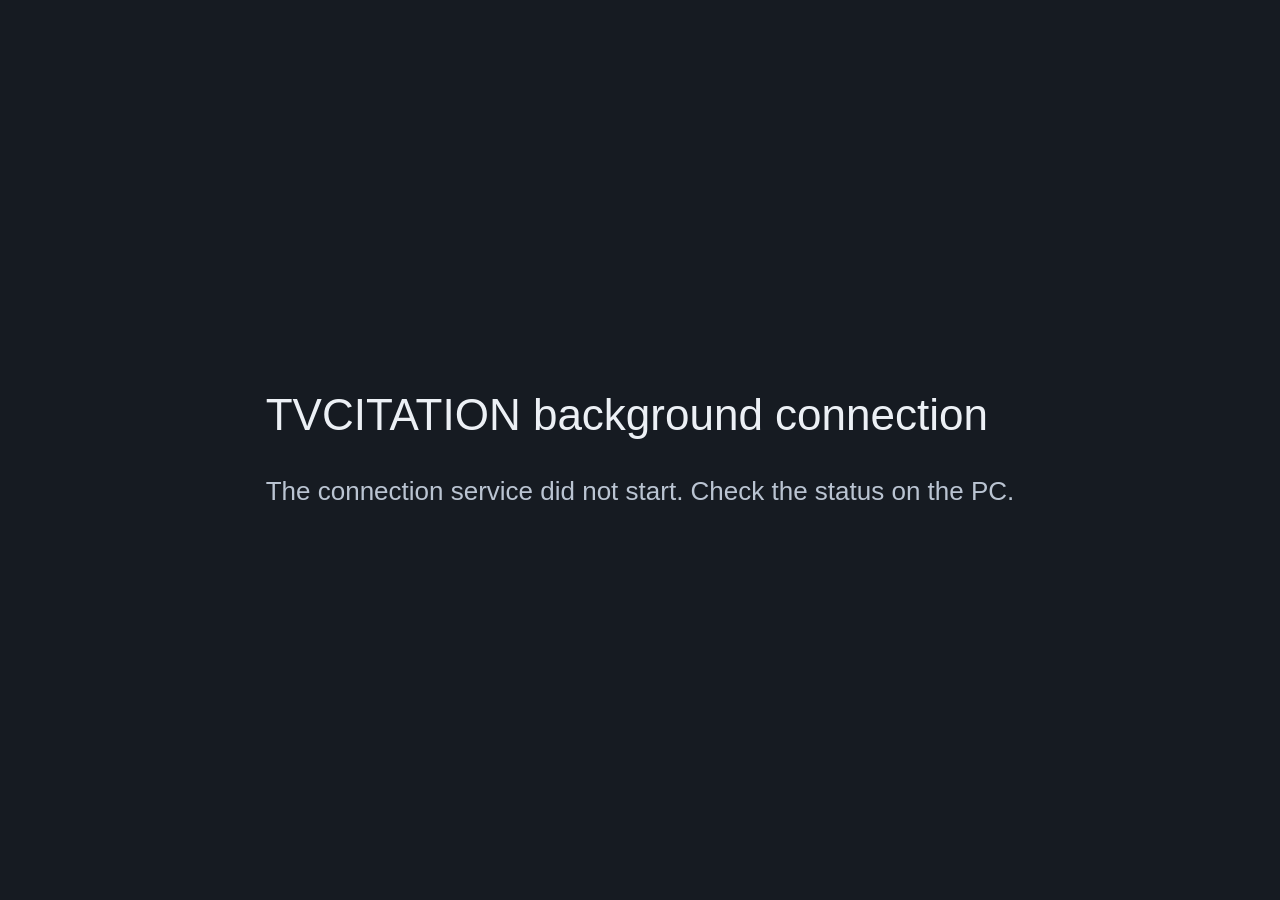
<file: tools/tv-boot-app/app/index.html>
<!doctype html>
<html lang="en"><head><meta charset="utf-8"><meta name="viewport" content="width=device-width,initial-scale=1">
<title>TVCITATION Bridge</title>
<style>body{margin:0;background:#161b22;color:#ecf0f5;font-family:Arial,sans-serif;display:flex;align-items:center;justify-content:center;height:100vh}main{max-width:1000px;padding:64px}h1{font-size:44px;font-weight:500}p{font-size:26px;color:#bac4d2;line-height:1.7}</style></head>
<body><main><h1>TVCITATION background connection</h1><p id="state">Starting the connection service…</p></main>
<script src="ui.js"></script></body></html>
</file>
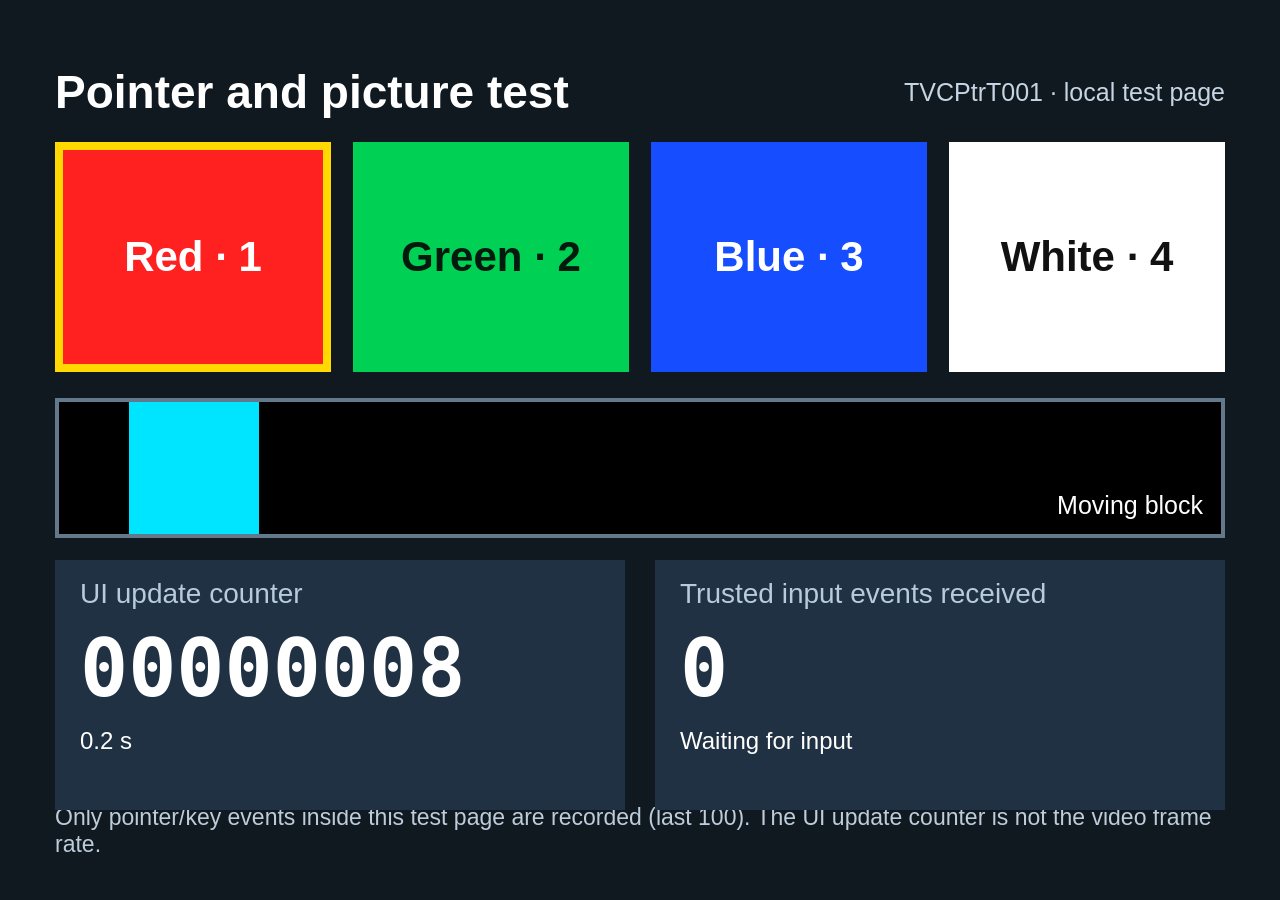
<file: tools/tv-pointer-probe/app/index.html>
<!doctype html>
<html lang="en">
<head>
  <meta charset="utf-8">
  <meta name="viewport" content="width=1920,height=1080,initial-scale=1">
  <meta http-equiv="Content-Security-Policy" content="default-src 'none'; script-src 'self'; style-src 'self'; connect-src 'none'; img-src 'none'; media-src 'none'; object-src 'none'; frame-src 'none'; base-uri 'none'; form-action 'none'">
  <title>TVCITATION Pointer Test</title>
  <link rel="stylesheet" href="probe.css">
  <script src="probe.js" defer></script>
</head>
<body>
  <header><h1>Pointer and picture test</h1><span>TVCPtrT001 · local test page</span></header>
  <main id="stage">
    <div class="swatches">
      <button id="red" class="red">Red · 1</button><button id="green" class="green">Green · 2</button>
      <button id="blue" class="blue">Blue · 3</button><button id="white" class="white">White · 4</button>
    </div>
    <div id="track"><div id="moving"></div><span>Moving block</span></div>
    <div class="readouts">
      <section><div class="label">UI update counter</div><div id="counter">00000000</div><div id="elapsed">0.0 s</div></section>
      <section><div class="label">Trusted input events received</div><div id="eventCount">0</div><div id="lastEvent">Waiting for input</div></section>
    </div>
    <div id="marker"></div>
  </main>
  <footer>Only pointer/key events inside this test page are recorded (last 100). The UI update counter is not the video frame rate.</footer>
</body>
</html>
</file>
<file: tools/tv-pointer-probe/app/probe.css>
*{box-sizing:border-box}html,body{margin:0;width:100%;height:100%;overflow:hidden;background:#101820;color:#fff;font-family:Arial,'Microsoft YaHei',sans-serif}
body{padding:42px 55px}header{height:100px;display:flex;align-items:center;justify-content:space-between}h1{font-size:46px;margin:0}header span{font-size:25px;color:#c5d5e3}
main{height:calc(100% - 160px);position:relative}.swatches{display:flex;gap:22px;height:230px}button{flex:1;border:8px solid transparent;font-size:42px;font-weight:bold;color:#fff;cursor:pointer}button:focus{outline:0;border-color:#ffd900}button.selected{box-shadow:inset 0 0 0 10px #111}button.red{background:#ff2020}button.green{background:#00d054;color:#051a0e}button.blue{background:#164dff}button.white{background:#fff;color:#111}
#track{height:140px;background:#000;margin-top:26px;position:relative;overflow:hidden;border:4px solid #63798b}#track span{position:absolute;right:18px;bottom:14px;font-size:25px;color:#fff}#moving{height:100%;width:130px;background:#00e5ff;position:absolute;left:0;top:0}
.readouts{display:flex;gap:30px;margin-top:22px}.readouts section{width:50%;background:#1f3142;padding:18px 25px;height:250px}.label{font-size:28px;color:#b7cbdc}#counter,#eventCount{font:700 80px monospace;margin:12px 0}#elapsed,#lastEvent{font-size:24px;white-space:nowrap}#marker{display:none;position:fixed;width:28px;height:28px;border:5px solid #ffed00;border-radius:50%;pointer-events:none;margin-left:-14px;margin-top:-14px}
footer{height:60px;font-size:23px;color:#bdccda;display:flex;align-items:end}
</file>
